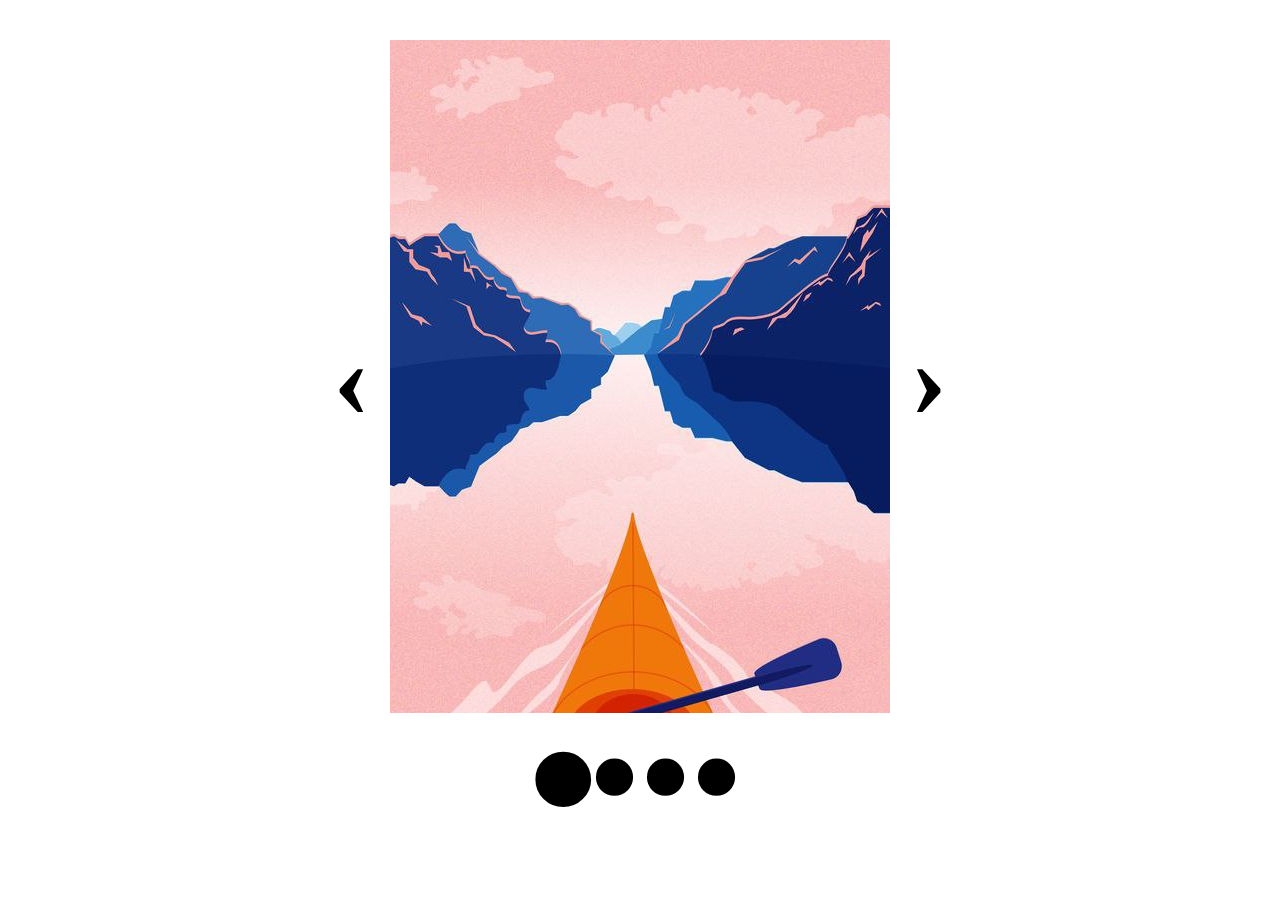
<file: slider/adaptiveDisplay/index.html>
<!DOCTYPE html>
<html>
<head>
    <meta charset='utf-8'>
    <link rel="stylesheet" href="style.css">
    <title>Бесконечный, без жестко заданных размеров, но прыгающий</title>
</head>
<body>
    <div class="container">
        <div class="sliderAndButtonWrapper">
            <div class="previous"> 
                ‹
            </div>
            <div class="slider-row">
                <div class="img-contaner">
                    <img class="_img" src="imgs/day.jpg" alt="foto1">
                </div>
                <div class="img-contaner  _invisible">
                    <img class="_img" src="imgs/hotkeys.png" alt="foto2">
                </div>
                <div class="img-contaner _invisible">
                    <img class="_img" src="imgs/i.jpg" alt="foto3">
                </div>
                <div class="img-contaner _invisible">
                    <img class="_img" src="imgs/tree.jpg" alt="foto4">
                </div>
            </div>
            <div class="next"> 
                › 
            </div>
        </div>
        <div class="translateTo">
            <div class="toImg1 toImg _selected">⦁</div>
            <div class="toImg2 toImg">⦁</div>
            <div class="toImg3 toImg">⦁</div>
            <div class="toImg4 toImg">⦁</div>

        </div>
    </div>
    <script src='script.js'></script>
</body>
</html>
</file>
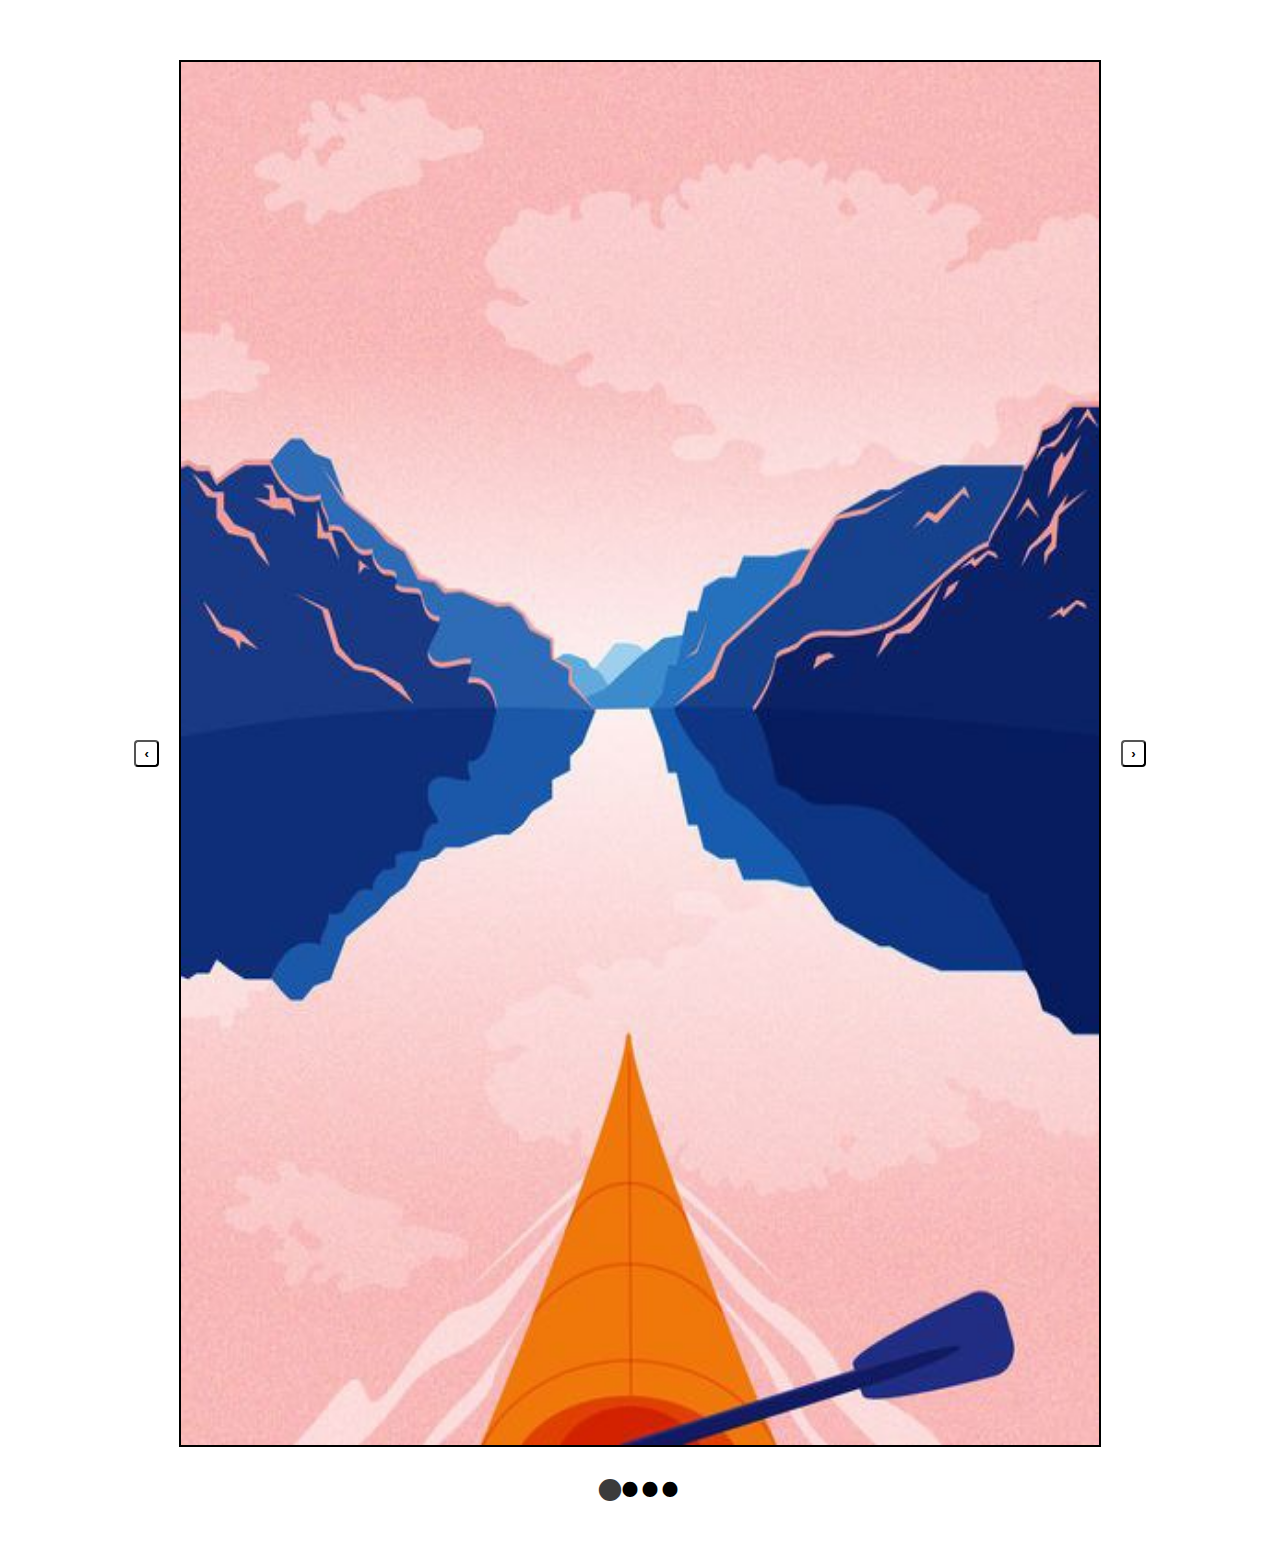
<file: slider/adaptiveJS/index.html>
<!DOCTYPE html>
<html lang="en">
<head>
    <meta charset="UTF-8">
    <link rel="stylesheet" href="style.css">
    <title>Адаптивный, но всё завязано на размерах</title>
</head>
<body>
    <div class="container">
        <div class="wrapper">
            <button class="slider-prev"> ‹ </button>
            <div class="slider">
                <div class="slider-line">
                    <img class="img" src="imgs/day.jpg" alt=""> 
                    <img class="img" src="imgs/hotkeys.png" alt=""> 
                    <img  class="img" src="imgs/i.jpg" alt=""> 
                    <img class="img" src="imgs/tree.jpg" alt=""> 
                </div>
            </div>
            <button class="slider-next "> › </button>
        </div>

        <div class="dots">
            <div class="dot selected">⦁</div>
            <div class="dot">⦁</div>
            <div class="dot">⦁</div>
            <div class="dot">⦁</div>
        </div>
    </div>

    <script src="script.js"></script>
</body>
</html>
</file>
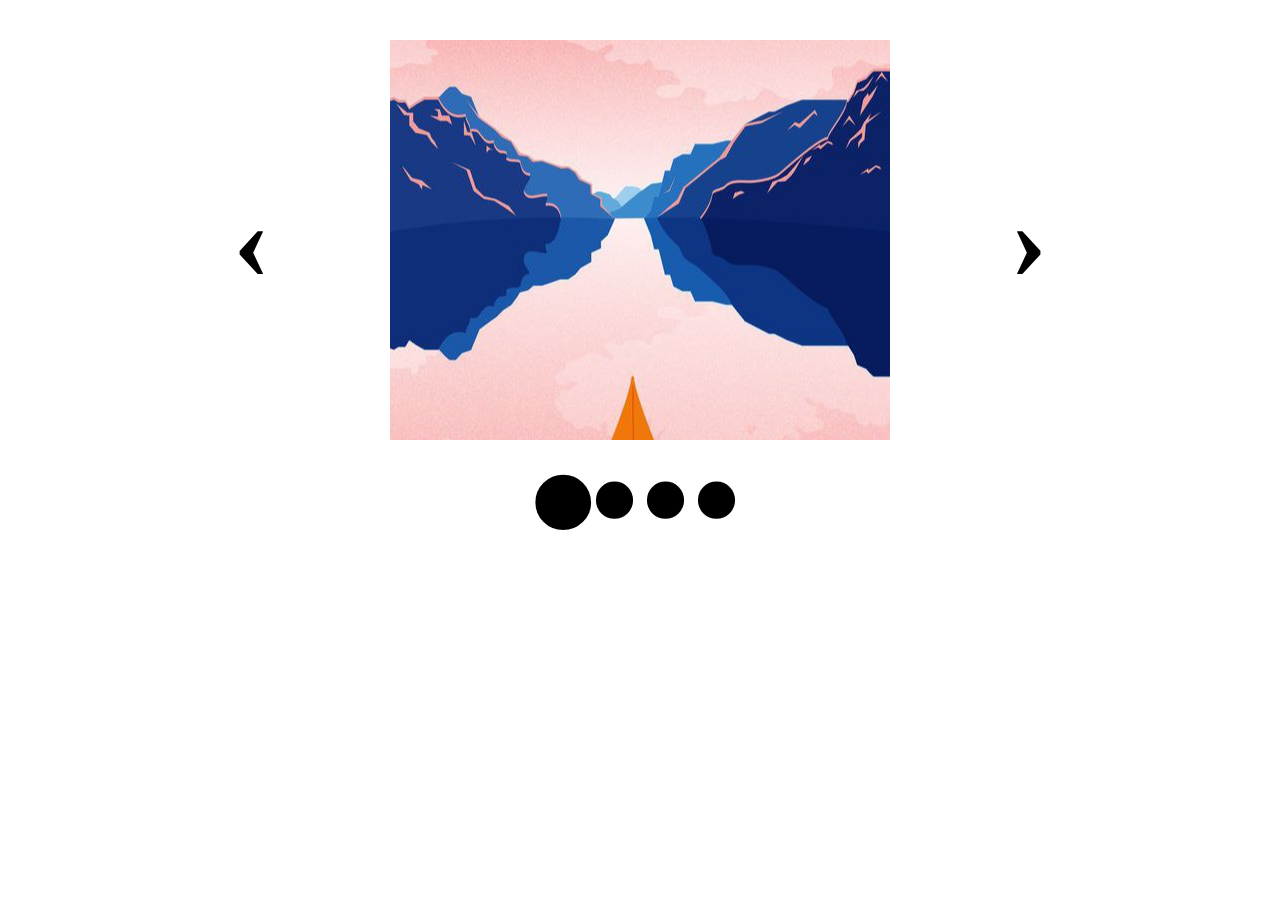
<file: slider/infinitelyAbsolute/index.htm>
<!DOCTYPE html>
<html>
<head>
    <meta charset='utf-8'>
    <link rel="stylesheet" href="style.css">
    <title>бесконечный с прозрачностью и жестко заданными размерами контейнера</title>
</head>
<body>
    <div class="container">
        <div class="sliderAndButtonWrapper">
            <div class="previous"> 
                ‹
            </div>
            <div class="img-contaner">
                <img class="_img" src="imgs/day.jpg" alt="foto1">
                <img class="_img _invisible" src="imgs/hotkeys.png" alt="foto2">
                <img class="_img _invisible" src="imgs/i.jpg" alt="foto3">
                <img class="_img _invisible" src="imgs/tree.jpg" alt="foto4">
            </div>
            <div class="next"> 
                › 
            </div>
        </div>
        <div class="translateTo">
            <div class="toImg1 toImg _selected">⦁</div>
            <div class="toImg2 toImg">⦁</div>
            <div class="toImg3 toImg">⦁</div>
            <div class="toImg4 toImg">⦁</div>

        </div>
    </div>
    <script src='script.js'></script>
</body>
</html>
</file>
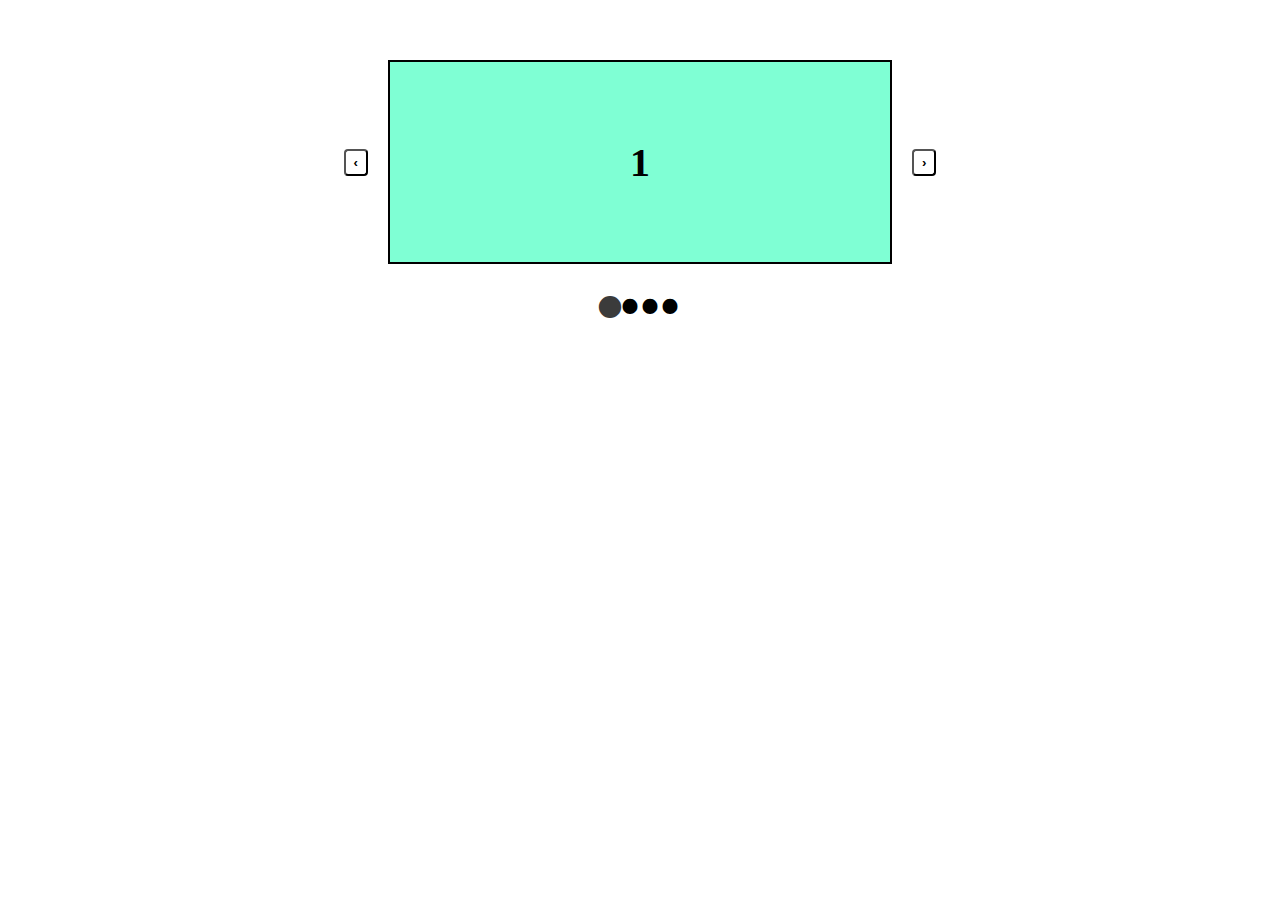
<file: slider/simple/index.html>
<!DOCTYPE html>
<html lang="en">
<head>
    <meta charset="UTF-8">
    <link rel="stylesheet" href="style.css">
    <title>Простой, всё завязано на размерах</title>
</head>
<body>
    <div class="container">
        <div class="wrapper">
            <button class="slider-prev"> ‹ </button>
            <div class="slider">
                <div class="slider-line">
                    <div class="img1"> 1 </div>
                    <div class="img2"> 2 </div>
                    <div class="img3"> 3 </div>
                    <div class="img4"> 4 </div>
                </div>
            </div>
            <button class="slider-next "> › </button>
        </div>

        <div class="dots">
            <div class="dot1 selected">⦁</div>
            <div class="dot2">⦁</div>
            <div class="dot3">⦁</div>
            <div class="dot4">⦁</div>
        </div>
    </div>

    <script src="script.js"></script>
</body>
</html>
</file>
<file: slider/adaptiveDisplay/style.css>
._img{
    max-width: 100%;
}
._invisible{
    display: none;
    opacity: 0;
}
._selected{
    transform: scale(1.5);
}
.container {
    max-width: 80%;
    margin: 40px auto;
}
.sliderAndButtonWrapper {
    display: flex;
    align-items: center;
    justify-content: center;
}
.previous {
    font-weight: bold;
    font-size: 112px;
    padding-right: 20px;
    cursor: pointer;
}
.next {
    font-weight: bold;
    font-size: 112px;
    padding-left: 20px;
    cursor: pointer;
}
.previous:hover,
.next:hover {
    transform: scale(1.2);
}
.previous:active,
.next:active {
    transform: scale(1.2);
    color: rgb(75, 75, 75);
}
.translateTo {
    display: flex;
    justify-content: center;
}
.toImg{
    font-size: 86px;
    padding: 4px;
    cursor: pointer;
}
.toImg:hover {
    transform: scale(1.5);
}
.toImg:active {
    transform: scale(1.5);
    color: rgb(75, 75, 75);
}
.slider-row {
    display: flex;
    align-items: center;
}
.img-contaner {
    flex: 1 1;
    max-width: 600px;
    position: relative;
}
</file>
<file: slider/adaptiveJS/style.css>
.container {
    margin: 40px auto;
    max-width: 80%;
}
.wrapper{
    display: flex;
    align-items: center;
    justify-content: center;
}
.slider {
    border: 2px solid black;
    margin: 20px;
    overflow: hidden;
}

.slider-line {
    display: flex;
    transition: all ease 1s;
}
.slider-next,
.slider-prev{
    font-weight: bold;
}
button {
    background: none;
    border-radius: 4px;
    padding: 4px 8px;
    cursor: pointer;
}

button:hover {
    background: gray;
}

button:active {
    background: #000;
    color: #fff;
}

.dots {
    display: flex;
    justify-content: center;
    cursor: pointer;
} 
.dot{
    padding: 2px;
    font-weight: bold;
    font-size: 32px;
}
.dot:hover{
    transform: scale(1.5);
}

.dot:active{
    transform: scale(1.5);
    color: rgb(59, 59, 59);
}

.selected {
    color: rgb(59, 59, 59);
    transform: scale(1.5);
}
</file>
<file: slider/infinitelyAbsolute/style.css>
._img{
    max-width: 100%;
    position: absolute;
    top: 50%;
    left: 50%;
    transform: translate(-50%, -50%);
    transition: opacity 1s linear;
}
._invisible{
    opacity: 0;
}
._selected{
    transform: scale(1.5);
}
.container {
    max-width: 80%;
    margin: 40px auto;
}
.sliderAndButtonWrapper {
    display: flex;
    align-items: center;
    justify-content: center;
}
.previous {
    font-weight: bold;
    font-size: 112px;
    padding-right: 20px;
    cursor: pointer;
}
.next {
    font-weight: bold;
    font-size: 112px;
    padding-left: 20px;
    cursor: pointer;
}
.previous:hover,
.next:hover {
    transform: scale(1.2);
}
.previous:active,
.next:active {
    transform: scale(1.2);
    color: rgb(75, 75, 75);
}
.translateTo {
    display: flex;
    justify-content: center;
}
.toImg{
    font-size: 86px;
    padding: 4px;
    cursor: pointer;
}
.toImg:hover {
    transform: scale(1.5);
}
.toImg:active {
    transform: scale(1.5);
    color: rgb(75, 75, 75);
}

.img-contaner {
    width: 700px;
    height: 400px;
    overflow: hidden;
    position: relative;
}
</file>
<file: slider/simple/style.css>
.container {
    margin: 40px auto;
    max-width: 80%;
}
.wrapper{
    display: flex;
    align-items: center;
    justify-content: center;
}
.slider {
    border: 2px solid black;
    width: 500px;
    height: 200px;
    margin: 20px;
    overflow: hidden;
}

.slider-line {
    width: 2000px;
    height: 200px;
    display: flex;
    background: orange;
    position: relative;
    left: 0;
    transition: all ease 1s;
}

.img1,
.img2,
.img3,
.img4{
    width: 500px;
    height: 200px;
    font-size: 40px;
    font-weight: bold;
    display: flex;
    align-items: center;
    justify-content: center;
}
.img1 {
    background-color: aquamarine;
}
.img2 {
    background-color: pink;
}
.img3 {
    background-color: gold;
}
.img4 {
    background-color: greenyellow;
}
.slider-next,
.slider-prev{
    font-weight: bold;
}
button {
    background: none;
    border-radius: 4px;
    padding: 4px 8px;
    cursor: pointer;
}

button:hover {
    background: gray;
}

button:active {
    background: #000;
    color: #fff;
}

.dots {
    display: flex;
    justify-content: center;
} 
.dot1,
.dot2,
.dot3,
.dot4{
    padding: 2px;
    font-weight: bold;
    font-size: 32px;
    cursor: pointer;
}
.dot1:hover,
.dot2:hover,
.dot3:hover,
.dot4:hover{
    transform: scale(1.5);
}

.dot1:active,
.dot2:active,
.dot3:active,
.dot4:active{
    transform: scale(1.5);
    color: rgb(59, 59, 59);
}

.selected {
    color: rgb(59, 59, 59);
    transform: scale(1.5);
}
</file>
